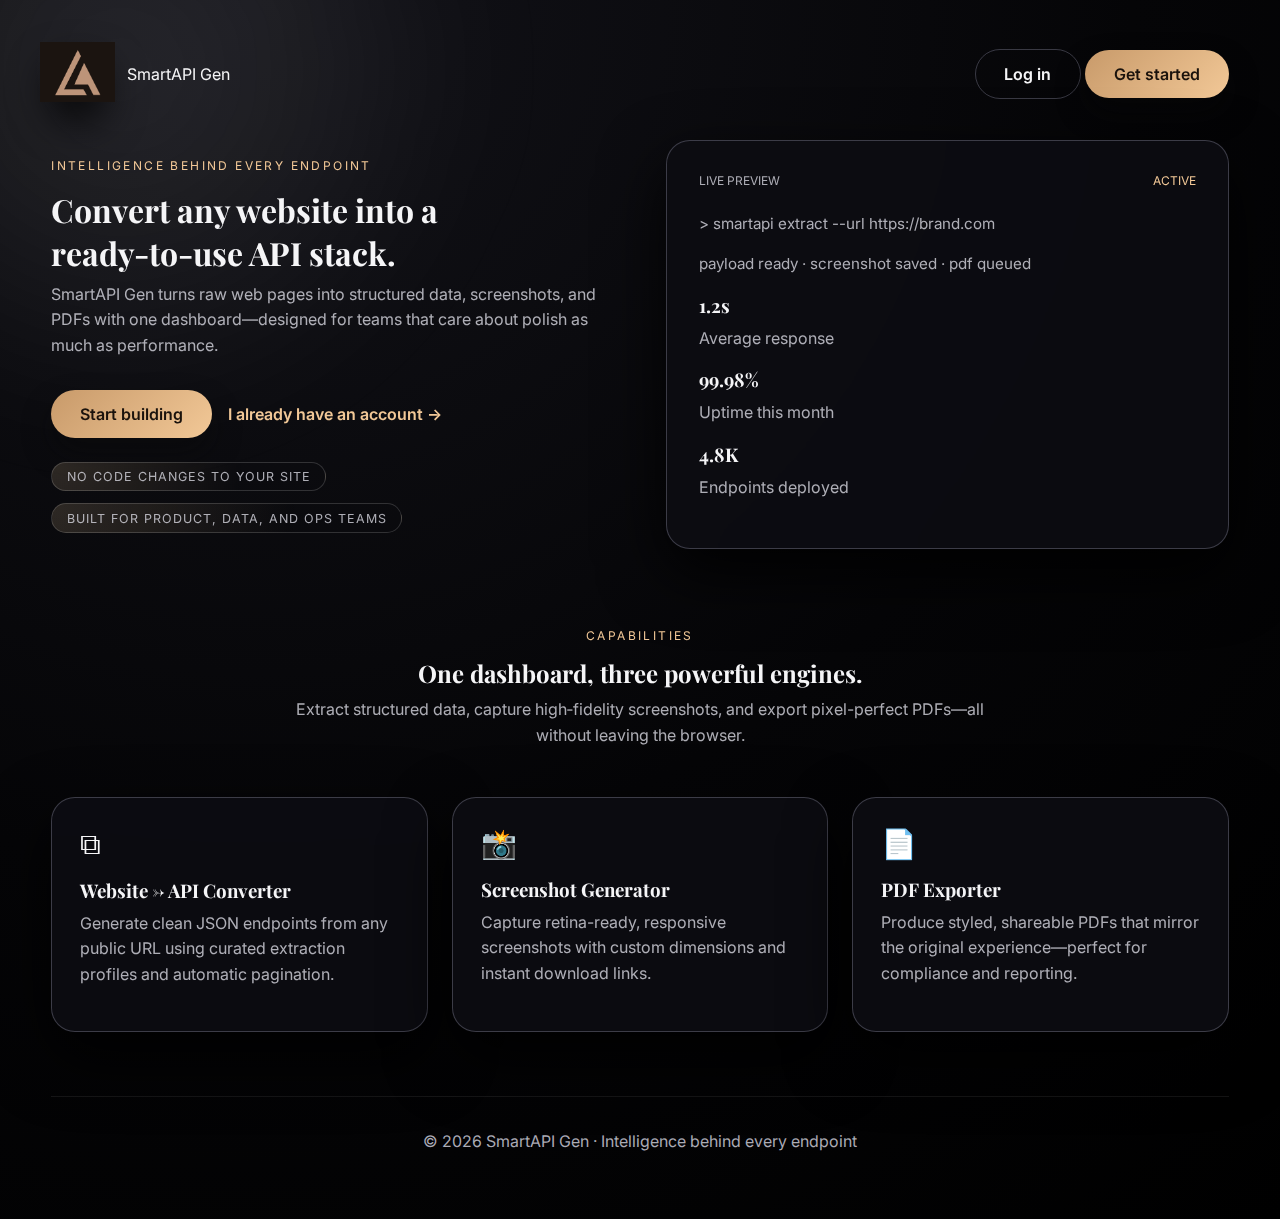
<file: frontend/index.html>
<!DOCTYPE html>
<html lang="en">
<head>
  <meta charset="UTF-8" />
  <meta name="viewport" content="width=device-width, initial-scale=1.0" />
  <title>SmartAPI Gen | Intelligence Behind Every Endpoint</title>
  <link rel="stylesheet" href="style.css" />
</head>
<body class="landing">
  <div class="aurora"></div>
  <header class="hero">
    <nav class="hero-nav">
      <div class="brand">
        <div class="brand-mark">
          <div class="logo-bg">
            <img src="assets/logo.png" alt="SmartAPI Gen Logo" />
          </div>
        </div>
        <div class="brand-copy">
          <span class="brand-name">SmartAPI Gen</span>
        </div>
      </div>
    
      <div class="nav-cta">
        <a class="ghost-btn" href="auth/login.html">Log in</a>
        <a class="primary-btn" href="auth/signup.html">Get started</a>
      </div>
    </nav>
    

    <div class="hero-content">
      <div class="hero-copy">
        <p class="eyebrow">Intelligence behind every endpoint</p>
        <h1>Convert any website into a ready‑to‑use API stack.</h1>
        <p class="subtitle">
          SmartAPI Gen turns raw web pages into structured data, screenshots, and PDFs with one dashboard—designed for teams that care about polish as much as performance.
        </p>
        <div class="cta-row">
          <a class="primary-btn" href="auth/signup.html">Start building</a>
          <a class="link-btn" href="auth/login.html">I already have an account →</a>
        </div>
        <div class="hero-badges">
          <span class="pill">No code changes to your site</span>
          <span class="pill">Built for product, data, and ops teams</span>
        </div>
      </div>
      <div class="hero-panel glass">
        <div class="panel-header">
          <span>Live preview</span>
          <span class="status-dot">Active</span>
        </div>
        <div class="panel-content">
          <p class="mono">> smartapi extract --url https://brand.com</p>
          <p class="mono soft">payload ready · screenshot saved · pdf queued</p>
          <div class="stat-grid">
            <div>
              <h3>1.2s</h3>
              <p>Average response</p>
            </div>
            <div>
              <h3>99.98%</h3>
              <p>Uptime this month</p>
            </div>
            <div>
              <h3>4.8K</h3>
              <p>Endpoints deployed</p>
            </div>
          </div>
        </div>
      </div>
    </div>
  </header>

  <section class="features" id="features">
    <div class="section-heading">
      <p class="eyebrow">Capabilities</p>
      <h2>One dashboard, three powerful engines.</h2>
      <p>Extract structured data, capture high‑fidelity screenshots, and export pixel-perfect PDFs—all without leaving the browser.</p>
    </div>
    <div class="feature-grid">
      <article class="feature-card glass">
        <div class="feature-icon">⧉</div>
        <h3>Website → API Converter</h3>
        <p>Generate clean JSON endpoints from any public URL using curated extraction profiles and automatic pagination.</p>
      </article>
      <article class="feature-card glass">
        <div class="feature-icon">📸</div>
        <h3>Screenshot Generator</h3>
        <p>Capture retina-ready, responsive screenshots with custom dimensions and instant download links.</p>
      </article>
      <article class="feature-card glass">
        <div class="feature-icon">📄</div>
        <h3>PDF Exporter</h3>
        <p>Produce styled, shareable PDFs that mirror the original experience—perfect for compliance and reporting.</p>
      </article>
    </div>
  </section>

  <footer class="site-footer">
    <p>© <span id="year"></span> SmartAPI Gen · Intelligence behind every endpoint</p>
  </footer>

  <script>
    document.getElementById("year").textContent = new Date().getFullYear();
  </script>
</body>
</html>
</file>
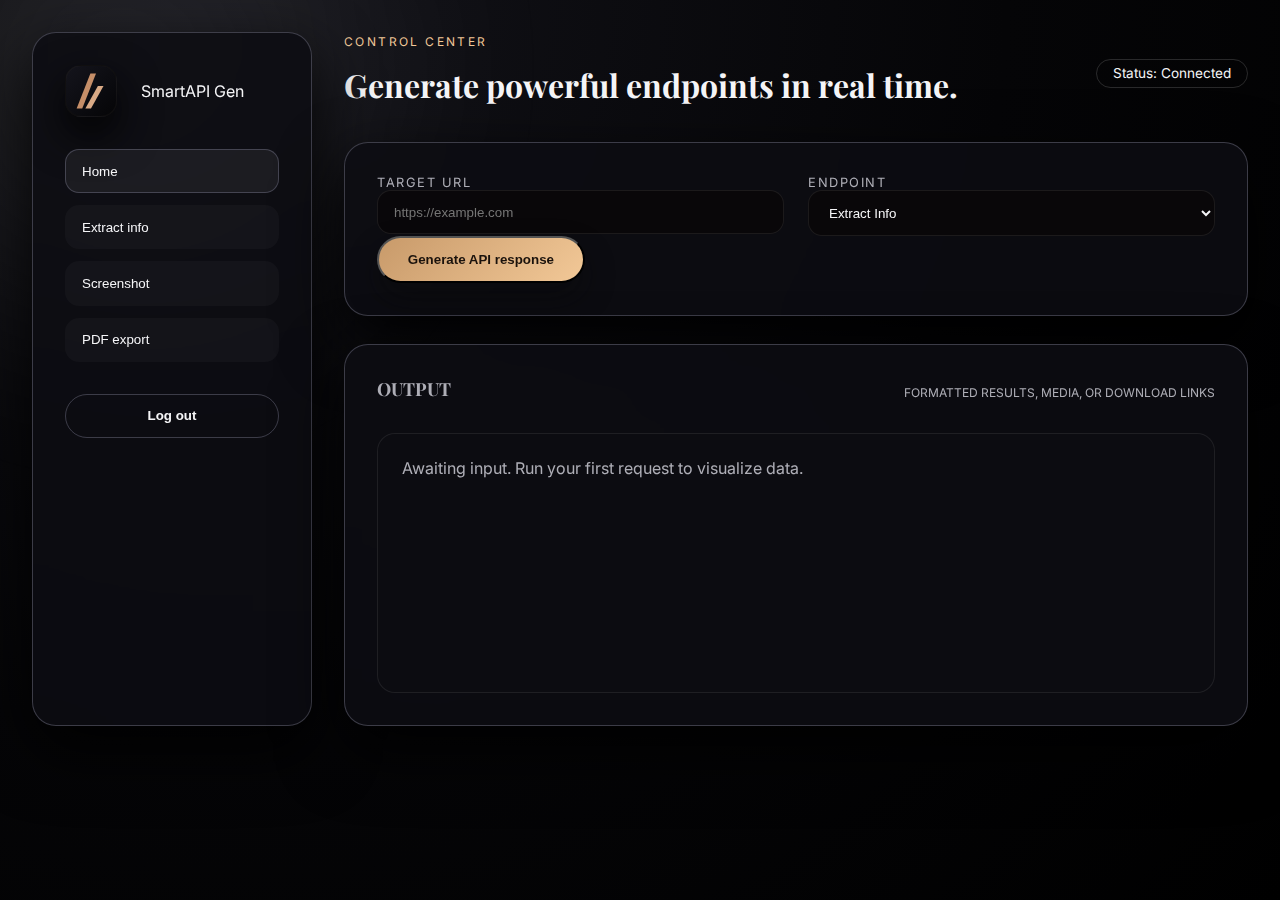
<file: frontend/dashboard/index.html>
<!DOCTYPE html>
<html lang="en">
<head>
  <meta charset="UTF-8" />
  <meta name="viewport" content="width=device-width, initial-scale=1.0" />
  <title>Dashboard | SmartAPI Gen</title>
  <link rel="stylesheet" href="../style.css" />
</head>

<body class="dashboard-body">
  <div class="aurora"></div>
  <div class="app-shell">
    <aside class="sidebar glass">
      <div class="brand">
        <div class="brand-mark" aria-hidden="true">
          <svg viewBox="0 0 80 80" role="img" focusable="false">
            <rect width="80" height="80" rx="24" fill="url(#logoGradient)" />
            <defs>
              <linearGradient id="logoGradient" x1="0" y1="0" x2="1" y2="1">
                <stop offset="0%" stop-color="#14141C"/>
                <stop offset="100%" stop-color="#050507"/>
              </linearGradient>
            </defs>
            <path d="M48 12h-9L17 68h9z" fill="#c58e68"/>
            <path d="M60 32h-9L31 68h9z" fill="#d9aa86"/>
          </svg>
        </div>
        <div class="brand-copy">
          <span class="brand-name">SmartAPI Gen</span>
        </div>
      </div>
      <nav class="sidebar-nav">
        <button class="nav-btn active">
          <span>Home</span>
        </button>
        <button class="nav-btn">
          <span>Extract info</span>
        </button>
        <button class="nav-btn">
          <span>Screenshot</span>
        </button>
        <button class="nav-btn">
          <span>PDF export</span>
        </button>
      </nav>
      <button id="logoutBtn" class="ghost-btn full">Log out</button>
    </aside>

    <main class="workspace">
      <header class="workspace-header">
        <div>
          <p class="eyebrow">Control center</p>
          <h1>Generate powerful endpoints in real time.</h1>
        </div>
        <div class="status-chip">Status: Connected</div>
      </header>

      <section class="glass panel api-panel">
        <div class="panel-grid">
          <label>
            Target URL
            <input type="url" id="urlInput" placeholder="https://example.com" />
          </label>
          <label>
            Endpoint
            <select id="endpointSelect">
              <option value="info">Extract Info</option>
              <option value="list">Extract List</option>
              <option value="full">Extract Full Page</option>
              <option value="screenshot">Screenshot</option>
              <option value="export-pdf">Export PDF</option>
            </select>
          </label>
        </div>
        <button id="fetchBtn" class="primary-btn">Generate API response</button>
      </section>

      <section class="glass panel output-panel">
        <div class="panel-header">
          <h2>Output</h2>
          <span class="soft">Formatted results, media, or download links</span>
        </div>
        <div id="outputBox" class="output-box">
          <div id="outputContent" class="output-placeholder">
            Awaiting input. Run your first request to visualize data.
          </div>
        </div>
      </section>
    </main>
  </div>

  <script src="../script.js" defer></script>
</body>
</html>
</file>
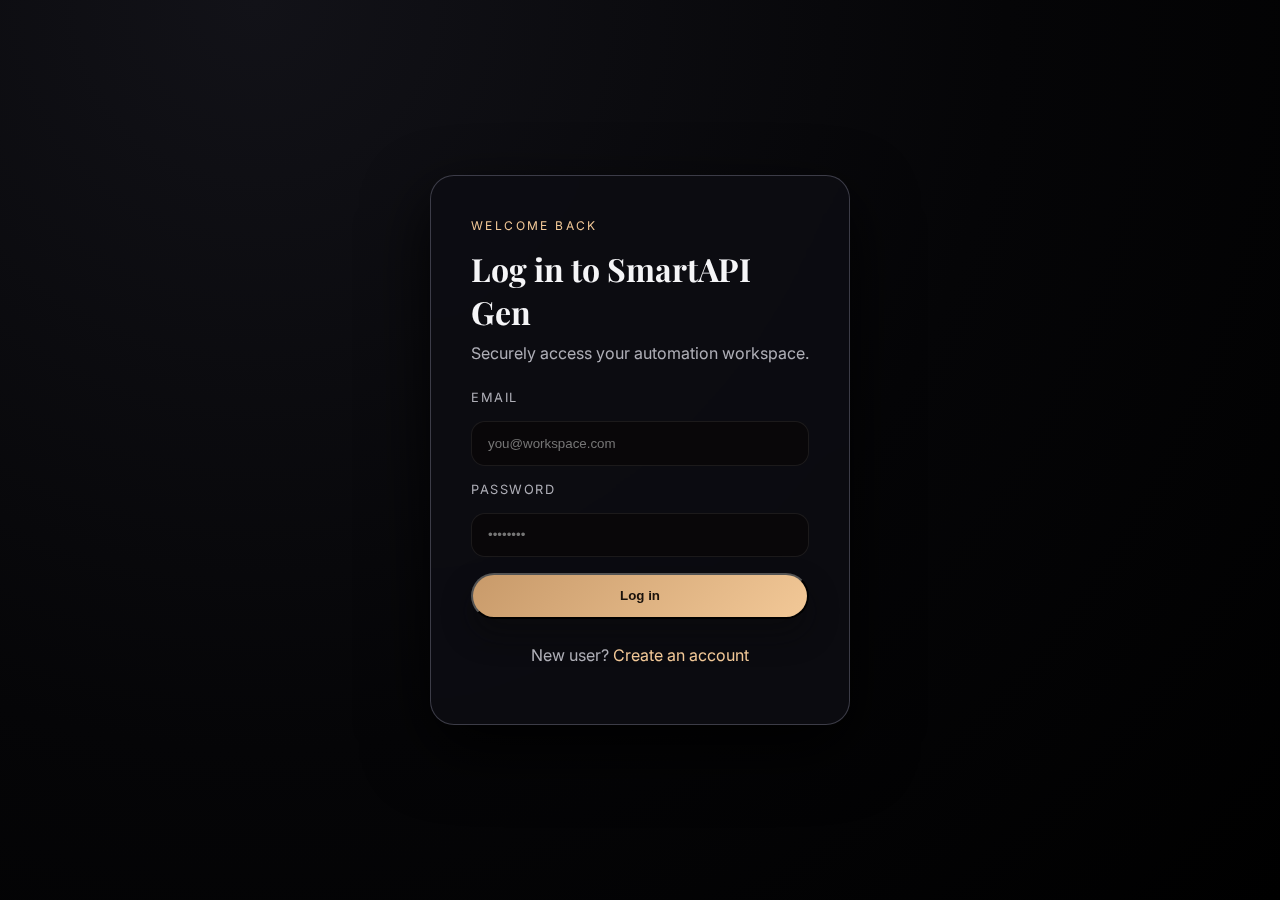
<file: frontend/auth/login.html>
<!DOCTYPE html>
<html lang="en">
<head>
    <meta charset="UTF-8">
    <meta name="viewport" content="width=device-width, initial-scale=1.0">
    <title>Login | SmartAPI Gen</title>
    <link rel="stylesheet" href="../style.css">
</head>
<body class="auth-body">
    <main class="auth-shell glass">
        <header>
            <p class="eyebrow">Welcome back</p>
            <h1>Log in to SmartAPI Gen</h1>
            <p class="subtitle">Securely access your automation workspace.</p>
        </header>

        <form id="loginForm" class="auth-form">
            <label for="loginEmail">Email</label>
            <input type="email" id="loginEmail" placeholder="you@workspace.com" required>

            <label for="loginPassword">Password</label>
            <input type="password" id="loginPassword" placeholder="••••••••" required>

            <button type="submit" class="primary-btn full">Log in</button>
        </form>

        <p class="auth-link">New user? <a href="signup.html">Create an account</a></p>
    </main>

    <script src="../script.js" defer></script>
</body>
</html>
</file>
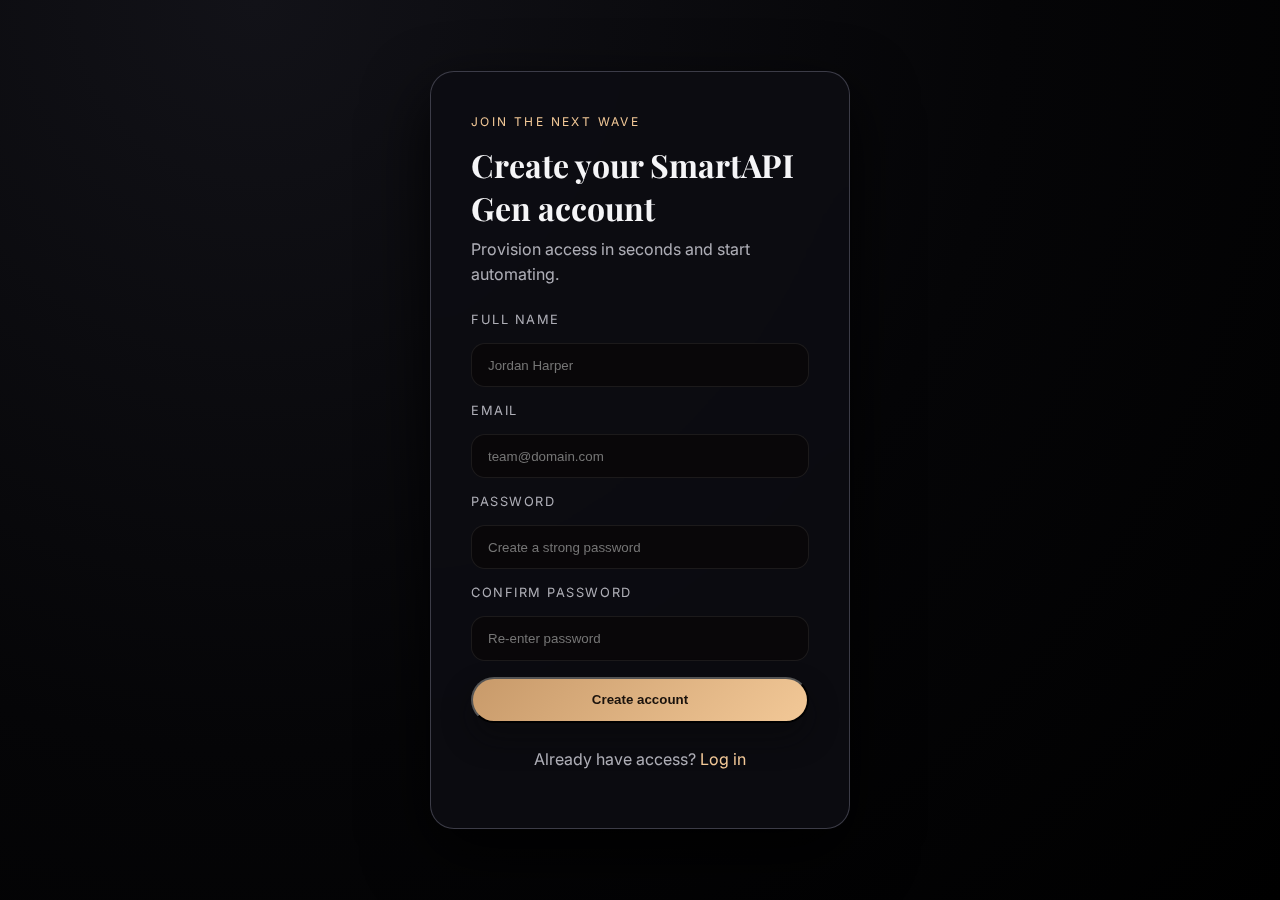
<file: frontend/auth/signup.html>
<!DOCTYPE html>
<html lang="en">
<head>
    <meta charset="UTF-8">
    <meta name="viewport" content="width=device-width, initial-scale=1.0">
    <title>Sign Up | SmartAPI Gen</title>
    <link rel="stylesheet" href="../style.css">
</head>
<body class="auth-body">
    <main class="auth-shell glass">
        <header>
            <p class="eyebrow">Join the next wave</p>
            <h1>Create your SmartAPI Gen account</h1>
            <p class="subtitle">Provision access in seconds and start automating.</p>
        </header>

        <form id="signupForm" class="auth-form">
            <label for="signupName">Full name</label>
            <input type="text" id="signupName" placeholder="Jordan Harper" required>

            <label for="signupEmail">Email</label>
            <input type="email" id="signupEmail" placeholder="team@domain.com" required>

            <label for="signupPassword">Password</label>
            <input type="password" id="signupPassword" placeholder="Create a strong password" required>

            <label for="signupConfirm">Confirm password</label>
            <input type="password" id="signupConfirm" placeholder="Re-enter password" required>

            <button type="submit" class="primary-btn full">Create account</button>
        </form>

        <p class="auth-link">Already have access? <a href="login.html">Log in</a></p>
    </main>

    <script src="../script.js" defer></script>
</body>
</html>
</file>
<file: frontend/style.css>
@import url("https://fonts.googleapis.com/css2?family=Inter:wght@400;500;600;700&family=Playfair+Display:wght@600&display=swap");

:root {
  --bg: #050507;
  --bg-alt: #101019;
  --glass: rgba(12, 12, 18, 0.88);
  --border: rgba(120, 120, 140, 0.45);

  --accent: #c89a6a;
  --accent-strong: #f2c897;

  --text: #f5f5f7;
  --text-soft: rgba(220, 220, 230, 0.78);

  --shadow: 0 25px 65px rgba(0, 0, 0, 0.9);
}

* {
  box-sizing: border-box;
}

body {
  margin: 0;
  font-family: "Inter", sans-serif;
  color: var(--text);
  background: radial-gradient(circle at 20% 0%, #121218 0%, #050507 55%, #000000 100%);
  min-height: 100vh;
  overflow-x: hidden;
}

h1, h2, h3 {
  font-family: "Playfair Display", serif;
  margin: 0 0 0.5rem;
}

p {
  margin: 0 0 1rem;
  color: var(--text-soft);
  line-height: 1.6;
}

.eyebrow {
  text-transform: uppercase;
  letter-spacing: 0.2em;
  font-size: 0.75rem;
  color: var(--accent-strong);
  margin-bottom: 0.75rem;
}

.subtitle {
  max-width: 560px;
}

.mono {
  font-family: "Inter", monospace;
  font-size: 0.95rem;
}
.mono.soft {
  color: var(--text-soft);
}

/* ----------------------------- BUTTONS ----------------------------- */

.primary-btn,
.ghost-btn,
.link-btn {
  display: inline-flex;
  align-items: center;
  justify-content: center;
  gap: 0.35rem;
  padding: 0.85rem 1.8rem;
  border-radius: 999px;
  text-decoration: none;
  font-weight: 600;
  transition: transform 0.25s ease, box-shadow 0.25s ease, background 0.25s ease;
  cursor: pointer;
}

.primary-btn {
  background: linear-gradient(135deg, var(--accent), var(--accent-strong));
  color: #1a120c;
  box-shadow: 0 15px 30px rgba(9, 9, 9, 0.45);
}
.primary-btn:hover {
  transform: translateY(-2px);
}

.ghost-btn {
  border: 1px solid var(--border);
  color: var(--text);
  background: transparent;
}
.ghost-btn:hover {
  background: rgba(255, 255, 255, 0.08);
}

.link-btn {
  color: var(--accent-strong);
  padding: 0.25rem 0;
}

/* ----------------------------- GLASS ----------------------------- */

.glass {
  background: var(--glass);
  border: 1px solid var(--border);
  border-radius: 24px;
  backdrop-filter: blur(22px);
  box-shadow: var(--shadow);
}

/* ----------------------------- AURORA ----------------------------- */

.aurora {
  position: fixed;
  inset: -20% auto auto -10%;
  width: 65vw;
  height: 65vw;
  background: radial-gradient(
    circle at 30% 30%,
    rgba(255, 255, 255, 0.10),
    rgba(0, 0, 0, 0.0) 45%,
    transparent 70%
  );
  filter: blur(60px);
  z-index: 0;
  animation: drift 18s ease-in-out infinite alternate;
  pointer-events: none;
}

@keyframes drift {
  to {
    transform: translate(20%, 10%);
  }
}

/* ----------------------------- LAYOUT ----------------------------- */

.landing {
  position: relative;
  padding: 3rem clamp(1.5rem, 4vw, 4rem);
}

.hero {
  position: relative;
  z-index: 1;
}

.hero-nav {
  display: flex;
  align-items: center;
  justify-content: space-between;
  gap: 1rem;
  margin-bottom: 2.5rem;
}

.brand {
  display: flex;
  align-items: center;
  gap: 1.5rem;
}

/* ----------------------------- UPDATED LOGO ----------------------------- */

.brand-mark {
  width: 52px;
  height: 52px;
  display: flex;
  align-items: center;
  justify-content: center;

  border-radius: 16px;
  background: radial-gradient(circle at 30% 20%, #1a1a22 0%, #050507 65%);
  border: 1px solid rgba(30, 29, 28, 0.45);

  box-shadow:
    0 18px 40px rgba(0, 0, 0, 0.9),
    inset 0 0 20px rgba(242, 200, 151, 0.16);
}

/* the logo image itself */
.brand-mark img {
  width: 75px;
  height: auto;
  object-fit: contain;
}

/* ----------------------------- HERO ----------------------------- */

.hero-content {
  display: grid;
  grid-template-columns: repeat(auto-fit, minmax(280px, 1fr));
  gap: clamp(2rem, 4vw, 4rem);
  align-items: center;
}

.hero-panel {
  padding: 2rem;
  min-height: 320px;
}

.panel-header {
  display: flex;
  align-items: center;
  justify-content: space-between;
  margin-bottom: 1.5rem;
  font-size: 0.75rem;
  text-transform: uppercase;
  color: var(--text-soft);
}

.status-dot {
  color: var(--accent-strong);
}

.cta-row {
  display: flex;
  flex-wrap: wrap;
  gap: 1rem;
  margin-top: 2rem;
}

.hero-badges {
  display: flex;
  flex-wrap: wrap;
  gap: 0.75rem;
  margin-top: 1.5rem;
}

.pill {
  padding: 0.4rem 0.9rem;
  border-radius: 999px;
  border: 1px solid rgba(255, 255, 255, 0.16);
  font-size: 0.78rem;
  letter-spacing: 0.08em;
  text-transform: uppercase;
  color: var(--text-soft);
  background: radial-gradient(circle at 0 0, rgba(255, 220, 168, 0.15), transparent 70%);
}

/* ----------------------------- FEATURES ----------------------------- */

.features {
  position: relative;
  z-index: 1;
  margin-top: clamp(3rem, 6vw, 5rem);
}

.section-heading {
  text-align: center;
  max-width: 700px;
  margin: 0 auto 3rem;
}

.feature-grid {
  display: grid;
  grid-template-columns: repeat(auto-fit, minmax(240px, 1fr));
  gap: 1.5rem;
}

.feature-card {
  padding: 1.75rem;
  min-height: 220px;
  position: relative;
  overflow: hidden;
}

.feature-card::after {
  content: "";
  position: absolute;
  inset: 0;
  background: linear-gradient(135deg, rgba(133, 162, 255, 0.35), transparent 60%);
  opacity: 0;
  transition: opacity 0.3s ease;
}

.feature-card:hover::after {
  opacity: 1;
}

.feature-icon {
  font-size: 1.8rem;
  margin-bottom: 1rem;
}

/* ----------------------------- FOOTER ----------------------------- */

.site-footer {
  text-align: center;
  margin-top: 4rem;
  padding-top: 2rem;
  border-top: 1px solid rgba(255, 255, 255, 0.08);
  color: var(--text-soft);
}

/* ----------------------------- AUTH ----------------------------- */

.auth-body {
  min-height: 100vh;
  display: grid;
  place-items: center;
  padding: 2rem;
}

.auth-shell {
  max-width: 420px;
  width: 100%;
  padding: 2.5rem;
  position: relative;
  z-index: 1;
}

.auth-form {
  display: flex;
  flex-direction: column;
  gap: 1rem;
  margin-top: 1.5rem;
}

label {
  font-size: 0.8rem;
  letter-spacing: 0.12em;
  color: var(--text-soft);
  text-transform: uppercase;
}

input,
select {
  width: 100%;
  padding: 0.85rem 1rem;
  border-radius: 14px;
  border: 1px solid rgba(255, 255, 255, 0.08);
  background: rgba(10, 6, 4, 0.55);
  color: var(--text);
  transition: border-color 0.2s ease, box-shadow 0.2s ease;
}

input:focus,
select:focus {
  outline: none;
  border-color: var(--accent);
  box-shadow: 0 0 0 3px rgba(200, 148, 109, 0.25);
}

.auth-link {
  margin-top: 1.5rem;
  text-align: center;
}

.auth-link a {
  color: var(--accent-strong);
  text-decoration: none;
}
.auth-link a:hover {
  text-decoration: underline;
}

/* ----------------------------- DASHBOARD ----------------------------- */

.dashboard-body {
  min-height: 100vh;
  padding: 2rem;
}

.app-shell {
  display: grid;
  grid-template-columns: 280px 1fr;
  gap: 2rem;
}

.sidebar {
  padding: 2rem;
  display: flex;
  flex-direction: column;
  gap: 2rem;
}

.sidebar-nav {
  display: flex;
  flex-direction: column;
  gap: 0.75rem;
}

.nav-btn {
  padding: 0.85rem 1rem;
  background: rgba(255, 255, 255, 0.03);
  border: 1px solid transparent;
  border-radius: 14px;
  color: var(--text);
  text-align: left;
  font-weight: 500;
  cursor: pointer;
  transition: 0.2s ease;
}
.nav-btn.active,
.nav-btn:hover {
  border-color: var(--border);
  background: rgba(255, 255, 255, 0.06);
}

.workspace {
  display: flex;
  flex-direction: column;
  gap: 1.75rem;
}

.workspace-header {
  display: flex;
  align-items: center;
  justify-content: space-between;
  flex-wrap: wrap;
}

.status-chip {
  padding: 0.35rem 1rem;
  border-radius: 999px;
  border: 1px solid rgba(255, 255, 255, 0.15);
  font-size: 0.85rem;
}

.panel {
  padding: 2rem;
}

.panel-grid {
  display: grid;
  grid-template-columns: repeat(auto-fit, minmax(220px, 1fr));
  gap: 1.5rem;
}

.output-box {
  min-height: 260px;
  background: rgba(12, 12, 18, 0.8);
  border-radius: 18px;
  border: 1px solid rgba(255, 255, 255, 0.08);
  padding: 1.5rem;
  overflow-x: auto;
}

.output-placeholder {
  color: var(--text-soft);
}

pre {
  white-space: pre-wrap;
  word-break: break-word;
  font-size: 0.9rem;
  color: var(--accent-strong);
}

/* ----------------------------- JSON COLORS ----------------------------- */

.json-key { color: #f2c897; }
.json-string { color: #f5f5f7; }
.json-number { color: #c89a6a; }
.json-boolean { color: #ff8660; }
.json-null { color: #9e9e9e; }

.loading { animation: pulse 1.2s infinite; }
.success { color: var(--accent-strong); font-weight: 600; }
.error { color: #ff8e72; font-weight: 600; }

.preview-img {
  width: 100%;
  border-radius: 18px;
  margin-top: 1.25rem;
  border: 1px solid rgba(255, 255, 255, 0.1);
}

/* ----------------------------- ANIMATIONS ----------------------------- */

@keyframes pulse {
  0% { opacity: 0.45; }
  50% { opacity: 1; }
  100% { opacity: 0.45; }
}

/* ----------------------------- RESPONSIVE ----------------------------- */

@media (max-width: 960px) {
  .app-shell {
    grid-template-columns: 1fr;
  }
  .sidebar {
    flex-direction: row;
    flex-wrap: wrap;
    justify-content: space-between;
  }
  .nav-btn {
    flex: 1 1 120px;
    text-align: center;
  }
}

@media (max-width: 600px) {
  .landing {
    padding: 2rem 1.25rem;
  }
  .hero-nav {
    flex-direction: column;
    align-items: flex-start;
  }
  .cta-row {
    flex-direction: column;
  }
  .auth-shell {
    padding: 1.5rem;
  }
  .dashboard-body {
    padding: 1.25rem;
  }
  .workspace-header {
    flex-direction: column;
    align-items: flex-start;
  }
}
</file>
